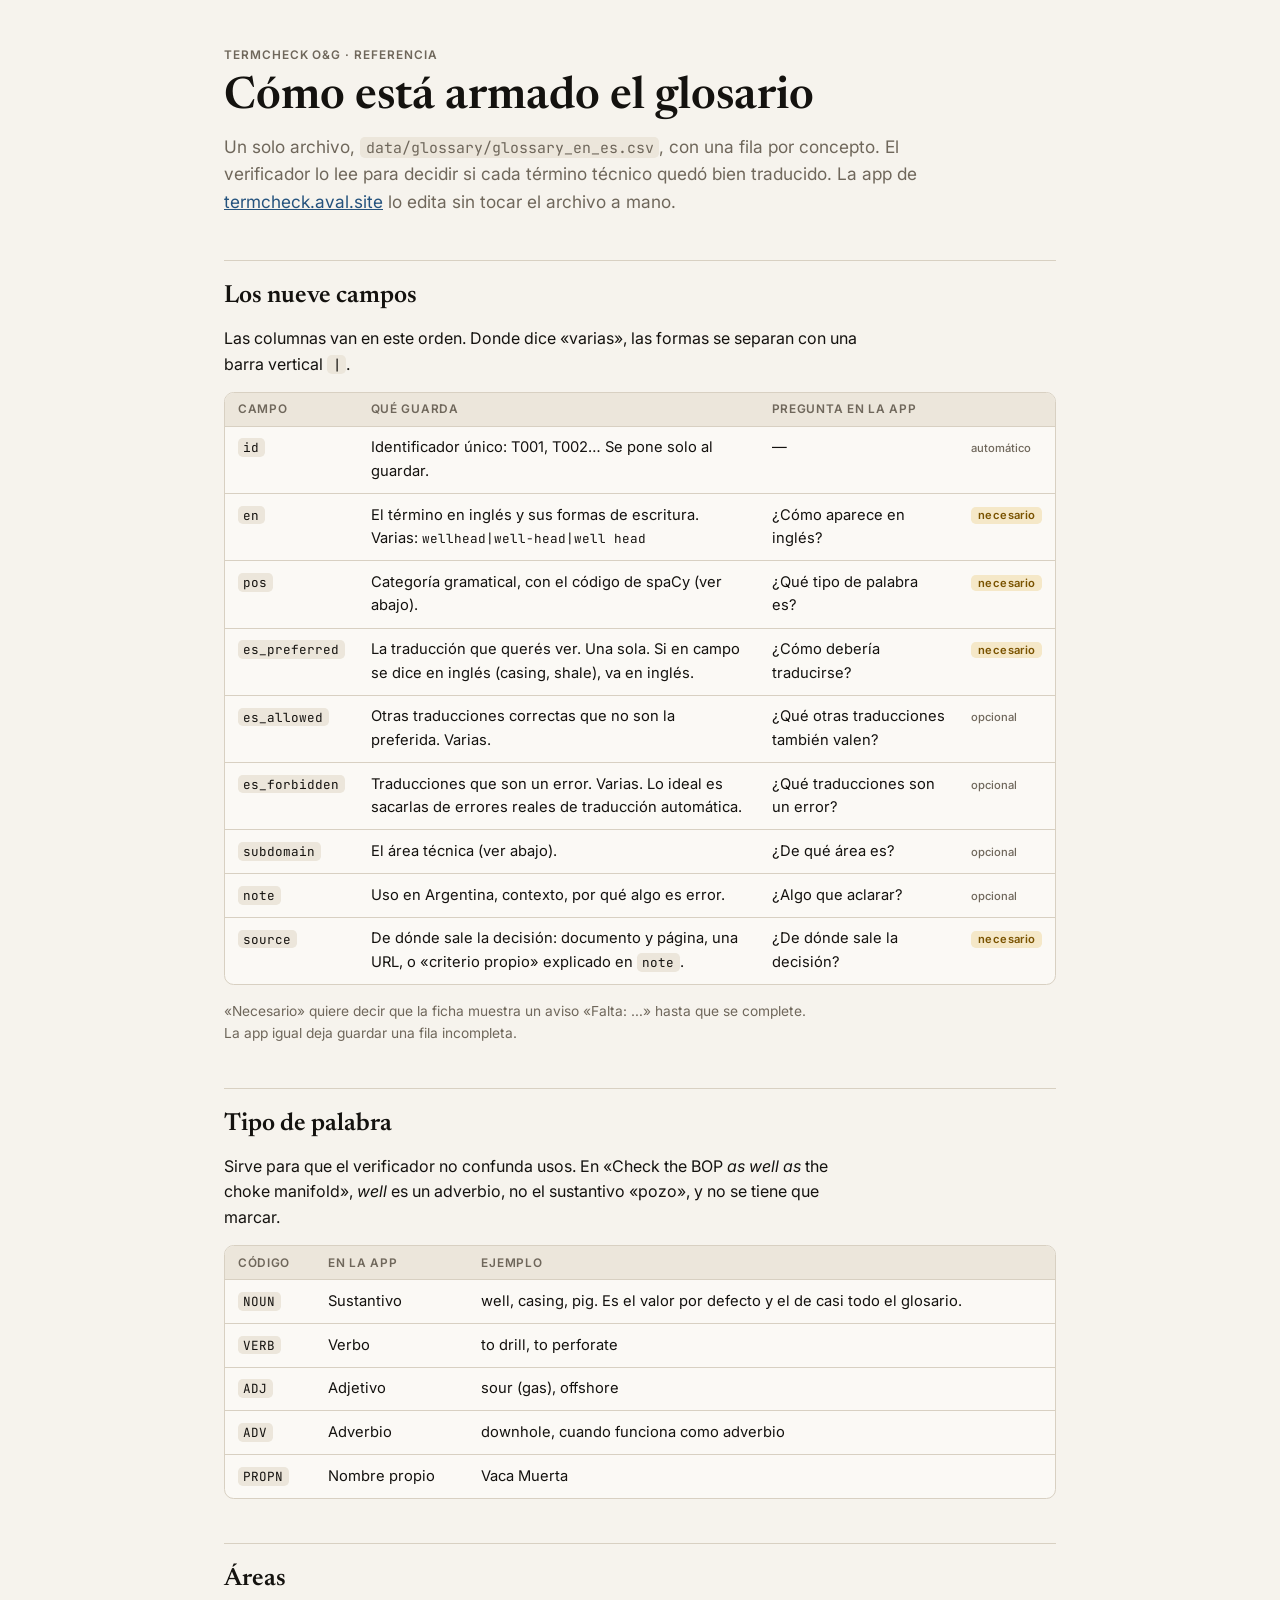
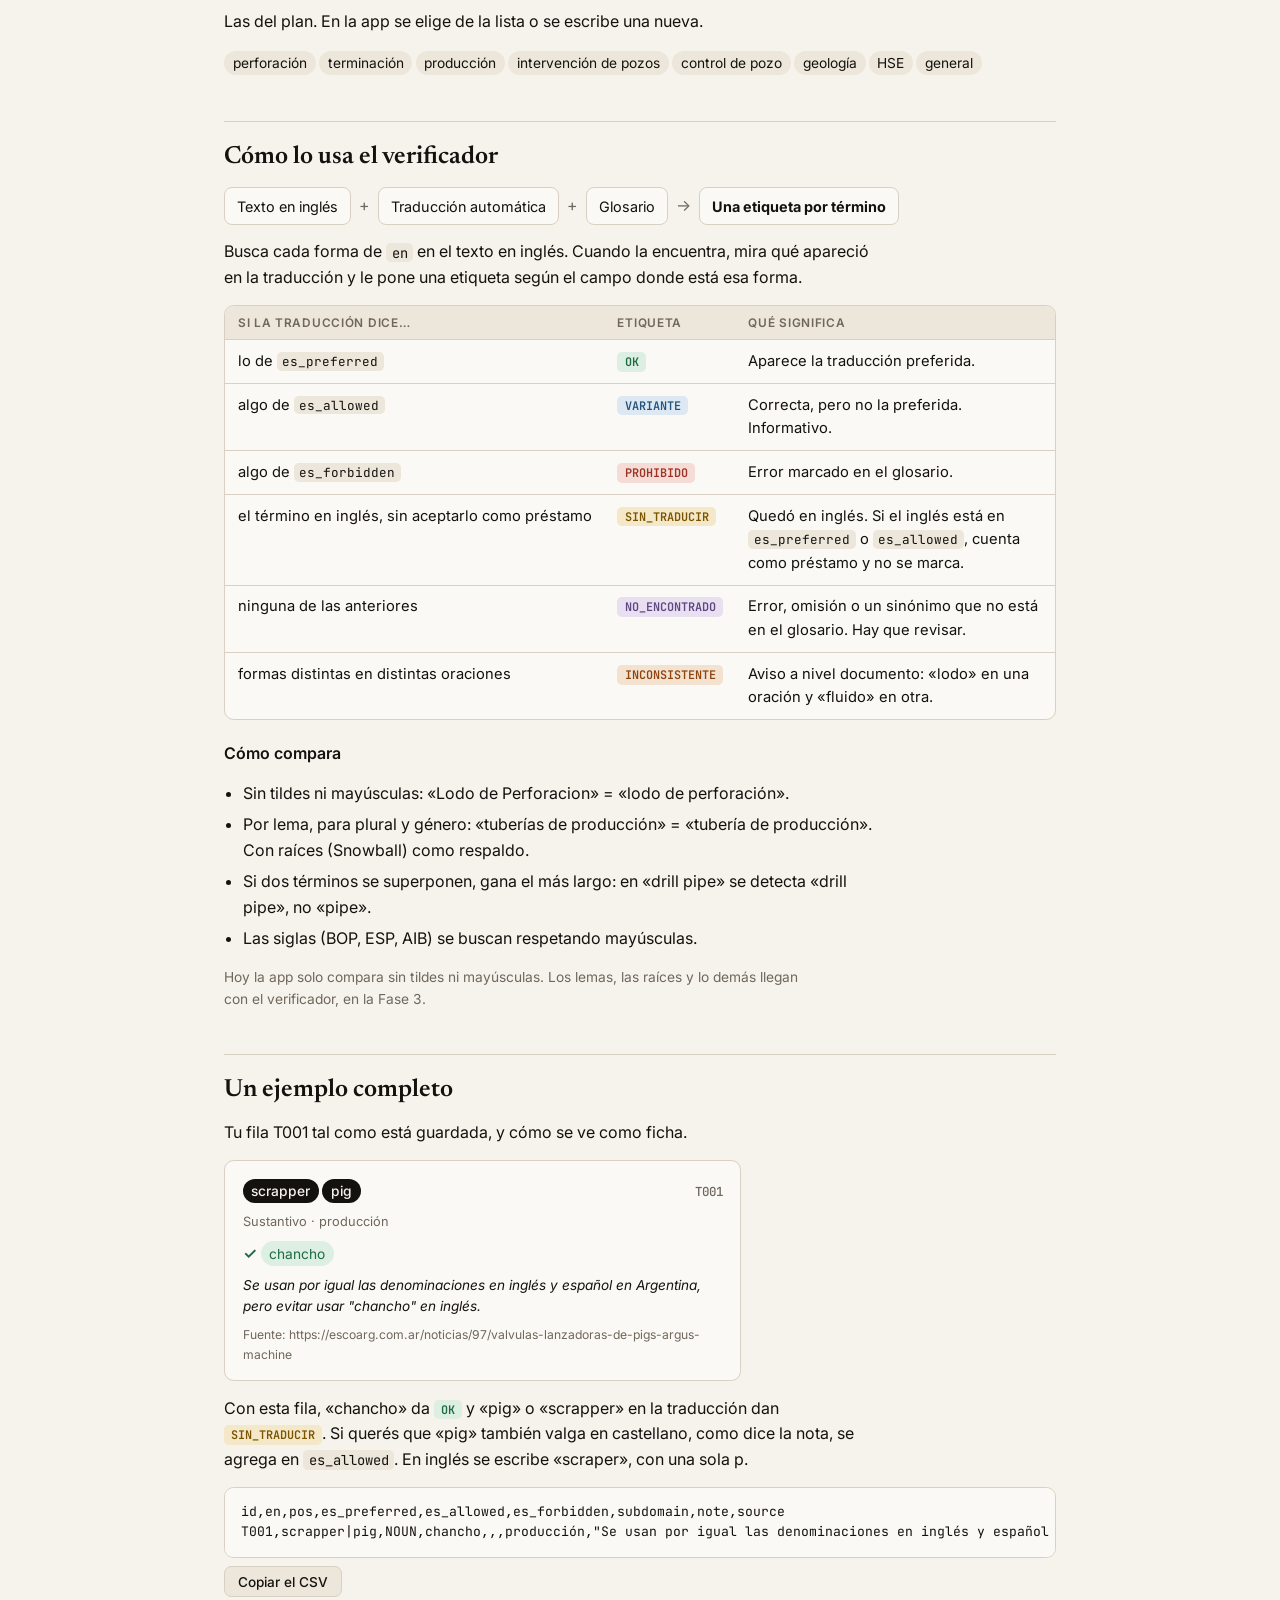
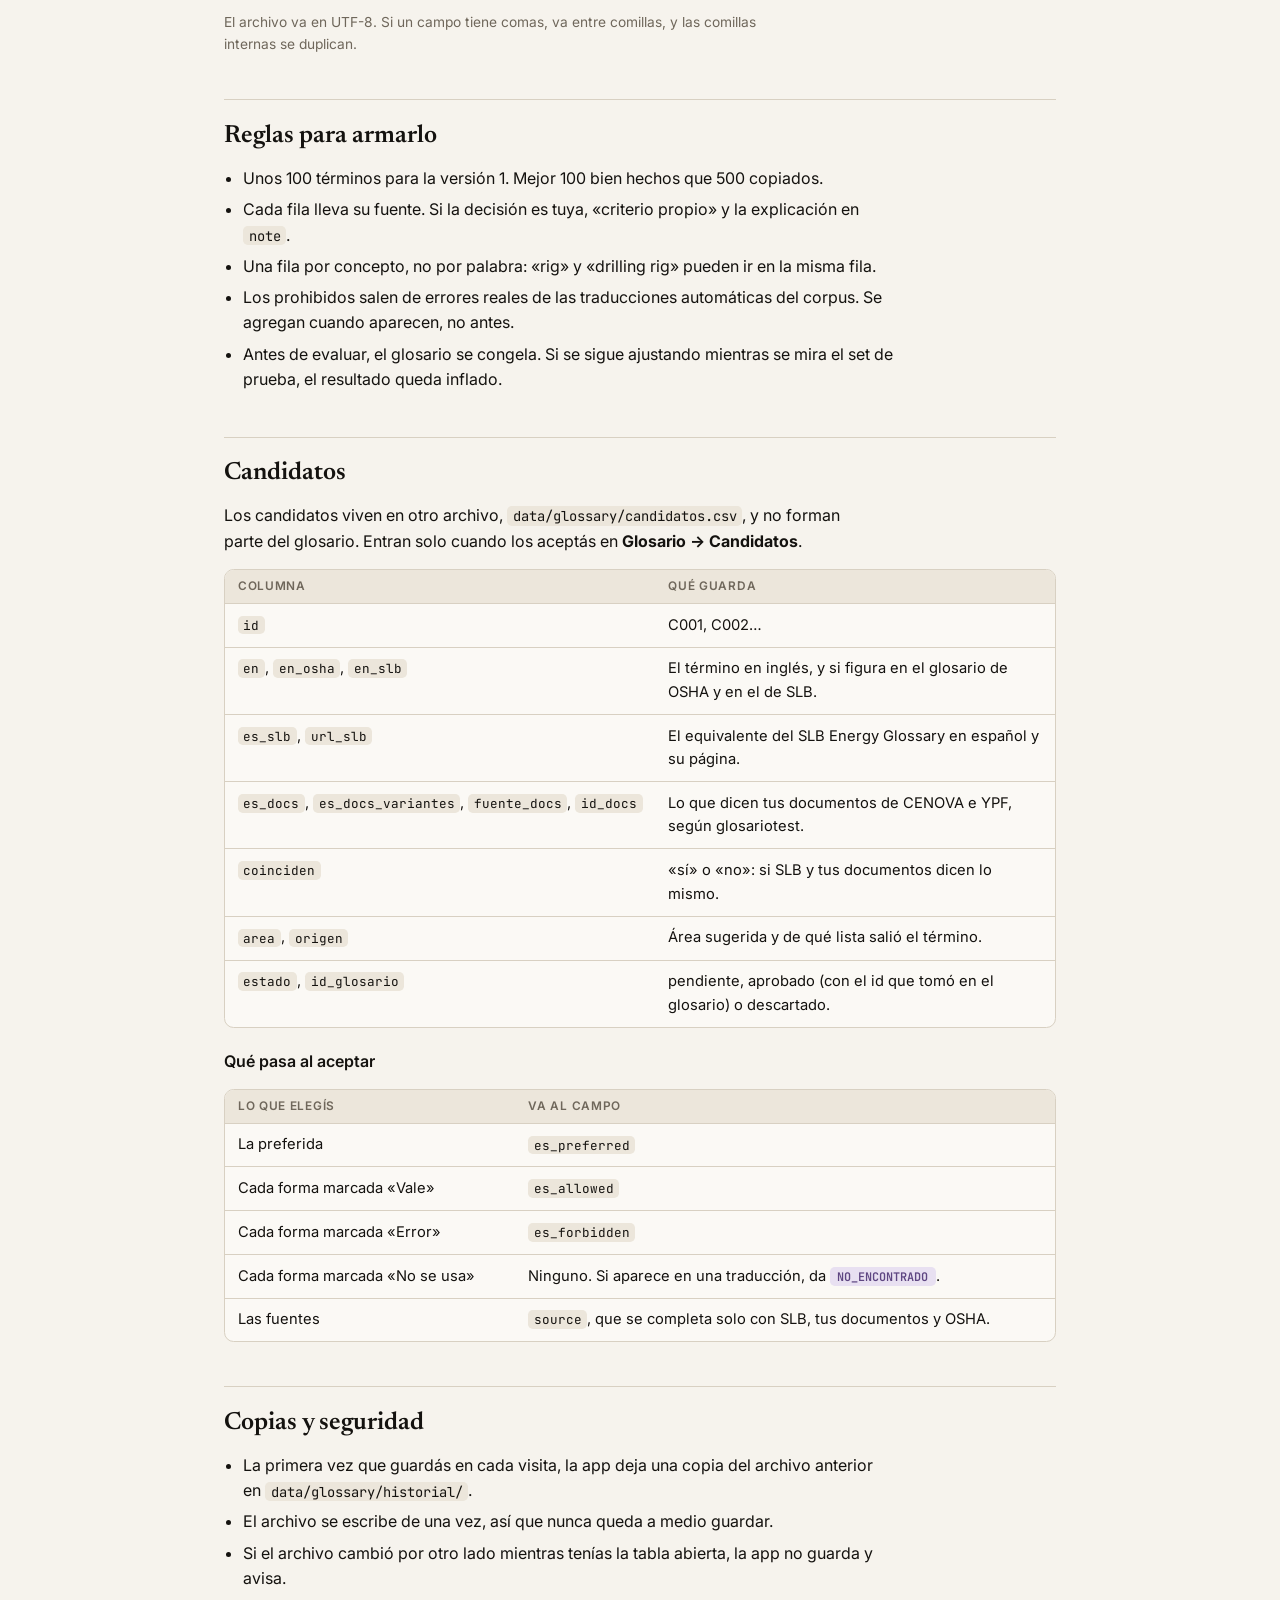
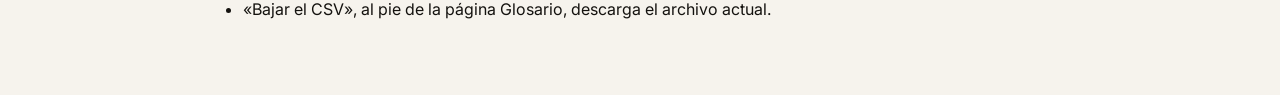
<file: docs/estructura-glosario.html>
<!doctype html><html lang="es" data-theme="light"><head><meta charset="utf-8"><meta name="viewport" content="width=device-width">
<style>@media print{pre{white-space:pre-wrap!important;overflow-wrap:anywhere} main,section,header,.csv{display:block!important} section>*,header>*{margin-bottom:.8rem!important} section{margin-bottom:2rem} ul{display:block!important} li{margin-bottom:.3rem} :root{--bg:#fff!important} .scroll{overflow:visible!important} main{max-width:none!important} body{padding-left:0!important;padding-right:0!important} button{display:none!important} h2{break-after:avoid} .ficha,tr{break-inside:avoid} body{padding-block:0!important}}</style>
<title>Glosario de TermCheck O&amp;G</title>
<meta name="claude:viewport-fit-sides" content="cover">
<link rel="preconnect" href="https://fonts.googleapis.com">
<link rel="preconnect" href="https://fonts.gstatic.com" crossorigin>
<link rel="stylesheet" href="https://fonts.googleapis.com/css2?family=Inter:wght@400;500;600&family=Newsreader:opsz,wght@6..72,500;6..72,600&family=JetBrains+Mono:wght@400;500&display=swap">
<style>
/* Layout: una columna de lectura, como una ficha técnica; tablas con scroll propio. Colores de la app TermCheck. */
:root{
  --bg:#F6F3ED; --panel:#FBF9F5; --soft:#ECE6DB; --line:#D8D0C2; --fg:#14120F; --muted:#6F675B;
  --ok:#1F6B43; --ok-bg:#DCEFE2; --var:#24527D; --var-bg:#DDE8F3; --proh:#9C3324; --proh-bg:#F6DCD6;
  --sin:#7A5300; --sin-bg:#F5E8C8; --no:#5E4682; --no-bg:#E8E0F1; --inc:#8D4510; --inc-bg:#F4E2D1;
  --chip-en:#14120F; --chip-en-fg:#F6F3ED;
  --f-display:"Newsreader",Georgia,"Times New Roman",serif;
  --f-body:"Inter",system-ui,-apple-system,"Segoe UI",sans-serif;
  --f-mono:"JetBrains Mono",ui-monospace,SFMono-Regular,Menlo,monospace;
}
@media (prefers-color-scheme: dark){:root:not([data-theme="light"]){
  --bg:#171512; --panel:#1F1C18; --soft:#2A2621; --line:#3A352E; --fg:#EDE8DF; --muted:#A39A8C;
  --ok:#7FCB9C; --ok-bg:#1E3527; --var:#8DB8E3; --var-bg:#1D2B3A; --proh:#EE9483; --proh-bg:#3D211C;
  --sin:#E3BC63; --sin-bg:#3A2F15; --no:#BCA6E0; --no-bg:#2C2440; --inc:#E7A06A; --inc-bg:#3A2616;
  --chip-en:#EDE8DF; --chip-en-fg:#171512; color-scheme:dark}}
:root[data-theme="dark"]{
  --bg:#171512; --panel:#1F1C18; --soft:#2A2621; --line:#3A352E; --fg:#EDE8DF; --muted:#A39A8C;
  --ok:#7FCB9C; --ok-bg:#1E3527; --var:#8DB8E3; --var-bg:#1D2B3A; --proh:#EE9483; --proh-bg:#3D211C;
  --sin:#E3BC63; --sin-bg:#3A2F15; --no:#BCA6E0; --no-bg:#2C2440; --inc:#E7A06A; --inc-bg:#3A2616;
  --chip-en:#EDE8DF; --chip-en-fg:#171512; color-scheme:dark}

body{background:var(--bg);color:var(--fg);font:16px/1.6 var(--f-body);
  padding-left:max(16px,env(safe-area-inset-left,0px));padding-right:max(16px,env(safe-area-inset-right,0px));padding-block:2.5rem 4rem}
main{max-width:52rem;margin:0 auto;display:grid;gap:2.75rem}
section{display:grid;gap:.9rem;min-width:0}
h1,h2{font-family:var(--f-display);font-weight:600;text-wrap:balance;margin:0;line-height:1.15}
h1{font-size:clamp(2rem,5vw,2.8rem)}
h2{font-size:1.55rem;padding-top:1.4rem;border-top:1px solid var(--line)}
h3{font-size:1rem;font-weight:600;margin:.4rem 0 0}
p{margin:0;max-width:65ch}
.lead{font-size:1.08rem;color:var(--muted)}
.eyebrow{font:600 .74rem var(--f-body);letter-spacing:.08em;text-transform:uppercase;color:var(--muted)}
code,.mono{font-family:var(--f-mono);font-size:.86em}
code{background:var(--soft);padding:.05rem .35rem;border-radius:.3rem}
a{color:var(--var)}
ul{margin:0;padding-left:1.2rem;display:grid;gap:.35rem;max-width:65ch}

.scroll{overflow-x:auto;border:1px solid var(--line);border-radius:.6rem;background:var(--panel)}
table{border-collapse:collapse;width:100%;font-size:.92rem}
th,td{text-align:left;vertical-align:top;padding:.6rem .8rem;border-bottom:1px solid var(--line)}
tr:last-child td{border-bottom:0}
th{font:600 .74rem var(--f-body);letter-spacing:.06em;text-transform:uppercase;color:var(--muted);background:var(--soft)}
td:first-child{white-space:nowrap}
.req{font:600 .7rem var(--f-body);letter-spacing:.04em;color:var(--sin);background:var(--sin-bg);border-radius:.3rem;padding:.08rem .4rem;white-space:nowrap}
.opt{font:500 .7rem var(--f-body);color:var(--muted);white-space:nowrap}

.chip{display:inline-block;padding:.08rem .55rem;margin:.1rem .2rem .1rem 0;border-radius:999px;font-size:.86rem;background:var(--soft);color:var(--fg);white-space:nowrap}
.chip.en{background:var(--chip-en);color:var(--chip-en-fg);font-weight:500}
.tag{display:inline-block;font:600 .74rem var(--f-mono);padding:.12rem .45rem;border-radius:.3rem;white-space:nowrap}
.ok{color:var(--ok);background:var(--ok-bg)} .var{color:var(--var);background:var(--var-bg)}
.proh{color:var(--proh);background:var(--proh-bg)} .sin{color:var(--sin);background:var(--sin-bg)}
.no{color:var(--no);background:var(--no-bg)} .inc{color:var(--inc);background:var(--inc-bg)}
.tach{text-decoration:line-through}

.flujo{display:flex;flex-wrap:wrap;gap:.5rem;align-items:center}
.paso{background:var(--panel);border:1px solid var(--line);border-radius:.5rem;padding:.4rem .75rem;font-size:.9rem}
.flecha{color:var(--muted)}

.ficha{background:var(--panel);border:1px solid var(--line);border-radius:.6rem;padding:1rem 1.1rem;display:grid;gap:.45rem;max-width:30rem}
.ficha .cab{display:flex;justify-content:space-between;gap:.5rem;align-items:baseline}
.ficha .id{font:500 .78rem var(--f-mono);color:var(--muted)}
.ficha .meta{font-size:.8rem;color:var(--muted)}
.ficha .nota{font-size:.85rem;font-style:italic}
.ficha .fte{font-size:.76rem;color:var(--muted);overflow-wrap:anywhere}

.csv{display:grid;gap:.5rem}
pre{margin:0;padding:.9rem 1rem;background:var(--panel);border:1px solid var(--line);border-radius:.6rem;overflow-x:auto;font:400 .82rem/1.55 var(--f-mono)}
button{font:500 .85rem var(--f-body);color:var(--fg);background:var(--soft);border:1px solid var(--line);border-radius:.45rem;padding:.4rem .8rem;cursor:pointer;justify-self:start}
button:hover{border-color:var(--muted)}
button:focus-visible{outline:2px solid var(--var);outline-offset:2px}
.nota-al-pie{font-size:.86rem;color:var(--muted)}
</style>

<main>
<header style="display:grid;gap:.6rem">
  <span class="eyebrow">TermCheck O&amp;G · referencia</span>
  <h1>Cómo está armado el glosario</h1>
  <p class="lead">Un solo archivo, <code>data/glossary/glossary_en_es.csv</code>, con una fila por concepto. El verificador lo lee para decidir si cada término técnico quedó bien traducido. La app de <a href="https://termcheck.aval.site/glosario" target="_blank" rel="noopener">termcheck.aval.site</a> lo edita sin tocar el archivo a mano.</p>
</header>

<section>
  <h2>Los nueve campos</h2>
  <p>Las columnas van en este orden. Donde dice «varias», las formas se separan con una barra vertical <code>|</code>.</p>
  <div class="scroll"><table>
    <thead><tr><th>Campo</th><th>Qué guarda</th><th>Pregunta en la app</th><th></th></tr></thead>
    <tbody>
      <tr><td><code>id</code></td><td>Identificador único: T001, T002… Se pone solo al guardar.</td><td>—</td><td><span class="opt">automático</span></td></tr>
      <tr><td><code>en</code></td><td>El término en inglés y sus formas de escritura. Varias: <span class="mono">wellhead|well-head|well head</span></td><td>¿Cómo aparece en inglés?</td><td><span class="req">necesario</span></td></tr>
      <tr><td><code>pos</code></td><td>Categoría gramatical, con el código de spaCy (ver abajo).</td><td>¿Qué tipo de palabra es?</td><td><span class="req">necesario</span></td></tr>
      <tr><td><code>es_preferred</code></td><td>La traducción que querés ver. Una sola. Si en campo se dice en inglés (casing, shale), va en inglés.</td><td>¿Cómo debería traducirse?</td><td><span class="req">necesario</span></td></tr>
      <tr><td><code>es_allowed</code></td><td>Otras traducciones correctas que no son la preferida. Varias.</td><td>¿Qué otras traducciones también valen?</td><td><span class="opt">opcional</span></td></tr>
      <tr><td><code>es_forbidden</code></td><td>Traducciones que son un error. Varias. Lo ideal es sacarlas de errores reales de traducción automática.</td><td>¿Qué traducciones son un error?</td><td><span class="opt">opcional</span></td></tr>
      <tr><td><code>subdomain</code></td><td>El área técnica (ver abajo).</td><td>¿De qué área es?</td><td><span class="opt">opcional</span></td></tr>
      <tr><td><code>note</code></td><td>Uso en Argentina, contexto, por qué algo es error.</td><td>¿Algo que aclarar?</td><td><span class="opt">opcional</span></td></tr>
      <tr><td><code>source</code></td><td>De dónde sale la decisión: documento y página, una URL, o «criterio propio» explicado en <code>note</code>.</td><td>¿De dónde sale la decisión?</td><td><span class="req">necesario</span></td></tr>
    </tbody>
  </table></div>
  <p class="nota-al-pie">«Necesario» quiere decir que la ficha muestra un aviso «Falta: …» hasta que se complete. La app igual deja guardar una fila incompleta.</p>
</section>

<section>
  <h2>Tipo de palabra</h2>
  <p>Sirve para que el verificador no confunda usos. En «Check the BOP <em>as well as</em> the choke manifold», <em>well</em> es un adverbio, no el sustantivo «pozo», y no se tiene que marcar.</p>
  <div class="scroll"><table>
    <thead><tr><th>Código</th><th>En la app</th><th>Ejemplo</th></tr></thead>
    <tbody>
      <tr><td><code>NOUN</code></td><td>Sustantivo</td><td>well, casing, pig. Es el valor por defecto y el de casi todo el glosario.</td></tr>
      <tr><td><code>VERB</code></td><td>Verbo</td><td>to drill, to perforate</td></tr>
      <tr><td><code>ADJ</code></td><td>Adjetivo</td><td>sour (gas), offshore</td></tr>
      <tr><td><code>ADV</code></td><td>Adverbio</td><td>downhole, cuando funciona como adverbio</td></tr>
      <tr><td><code>PROPN</code></td><td>Nombre propio</td><td>Vaca Muerta</td></tr>
    </tbody>
  </table></div>
</section>

<section>
  <h2>Áreas</h2>
  <p>Las del plan. En la app se elige de la lista o se escribe una nueva.</p>
  <div><span class="chip">perforación</span><span class="chip">terminación</span><span class="chip">producción</span><span class="chip">intervención de pozos</span><span class="chip">control de pozo</span><span class="chip">geología</span><span class="chip">HSE</span><span class="chip">general</span></div>
</section>

<section>
  <h2>Cómo lo usa el verificador</h2>
  <div class="flujo">
    <span class="paso">Texto en inglés</span><span class="flecha">+</span>
    <span class="paso">Traducción automática</span><span class="flecha">+</span>
    <span class="paso">Glosario</span><span class="flecha">→</span>
    <span class="paso"><b>Una etiqueta por término</b></span>
  </div>
  <p>Busca cada forma de <code>en</code> en el texto en inglés. Cuando la encuentra, mira qué apareció en la traducción y le pone una etiqueta según el campo donde está esa forma.</p>
  <div class="scroll"><table>
    <thead><tr><th>Si la traducción dice…</th><th>Etiqueta</th><th>Qué significa</th></tr></thead>
    <tbody>
      <tr><td>lo de <code>es_preferred</code></td><td><span class="tag ok">OK</span></td><td>Aparece la traducción preferida.</td></tr>
      <tr><td>algo de <code>es_allowed</code></td><td><span class="tag var">VARIANTE</span></td><td>Correcta, pero no la preferida. Informativo.</td></tr>
      <tr><td>algo de <code>es_forbidden</code></td><td><span class="tag proh">PROHIBIDO</span></td><td>Error marcado en el glosario.</td></tr>
      <tr><td>el término en inglés, sin aceptarlo como préstamo</td><td><span class="tag sin">SIN_TRADUCIR</span></td><td>Quedó en inglés. Si el inglés está en <code>es_preferred</code> o <code>es_allowed</code>, cuenta como préstamo y no se marca.</td></tr>
      <tr><td>ninguna de las anteriores</td><td><span class="tag no">NO_ENCONTRADO</span></td><td>Error, omisión o un sinónimo que no está en el glosario. Hay que revisar.</td></tr>
      <tr><td>formas distintas en distintas oraciones</td><td><span class="tag inc">INCONSISTENTE</span></td><td>Aviso a nivel documento: «lodo» en una oración y «fluido» en otra.</td></tr>
    </tbody>
  </table></div>
  <h3>Cómo compara</h3>
  <ul>
    <li>Sin tildes ni mayúsculas: «Lodo de Perforacion» = «lodo de perforación».</li>
    <li>Por lema, para plural y género: «tuberías de producción» = «tubería de producción». Con raíces (Snowball) como respaldo.</li>
    <li>Si dos términos se superponen, gana el más largo: en «drill pipe» se detecta «drill pipe», no «pipe».</li>
    <li>Las siglas (BOP, ESP, AIB) se buscan respetando mayúsculas.</li>
  </ul>
  <p class="nota-al-pie">Hoy la app solo compara sin tildes ni mayúsculas. Los lemas, las raíces y lo demás llegan con el verificador, en la Fase 3.</p>
</section>

<section>
  <h2>Un ejemplo completo</h2>
  <p>Tu fila T001 tal como está guardada, y cómo se ve como ficha.</p>
  <div class="ficha">
    <div class="cab"><div><span class="chip en">scrapper</span><span class="chip en">pig</span></div><span class="id">T001</span></div>
    <div class="meta">Sustantivo · producción</div>
    <div><span style="color:var(--ok);font-weight:600">✓</span> <span class="chip ok">chancho</span></div>
    <div class="nota">Se usan por igual las denominaciones en inglés y español en Argentina, pero evitar usar "chancho" en inglés.</div>
    <div class="fte">Fuente: https://escoarg.com.ar/noticias/97/valvulas-lanzadoras-de-pigs-argus-machine</div>
  </div>
  <p>Con esta fila, «chancho» da <span class="tag ok">OK</span> y «pig» o «scrapper» en la traducción dan <span class="tag sin">SIN_TRADUCIR</span>. Si querés que «pig» también valga en castellano, como dice la nota, se agrega en <code>es_allowed</code>. En inglés se escribe «scraper», con una sola p.</p>
  <div class="csv">
    <pre id="csv">id,en,pos,es_preferred,es_allowed,es_forbidden,subdomain,note,source
T001,scrapper|pig,NOUN,chancho,,,producción,"Se usan por igual las denominaciones en inglés y español en Argentina, pero evitar usar ""chancho"" en inglés.",https://escoarg.com.ar/noticias/97/valvulas-lanzadoras-de-pigs-argus-machine</pre>
    <button id="copiar" type="button">Copiar el CSV</button>
  </div>
  <p class="nota-al-pie">El archivo va en UTF-8. Si un campo tiene comas, va entre comillas, y las comillas internas se duplican.</p>
</section>

<section>
  <h2>Reglas para armarlo</h2>
  <ul>
    <li>Unos 100 términos para la versión 1. Mejor 100 bien hechos que 500 copiados.</li>
    <li>Cada fila lleva su fuente. Si la decisión es tuya, «criterio propio» y la explicación en <code>note</code>.</li>
    <li>Una fila por concepto, no por palabra: «rig» y «drilling rig» pueden ir en la misma fila.</li>
    <li>Los prohibidos salen de errores reales de las traducciones automáticas del corpus. Se agregan cuando aparecen, no antes.</li>
    <li>Antes de evaluar, el glosario se congela. Si se sigue ajustando mientras se mira el set de prueba, el resultado queda inflado.</li>
  </ul>
</section>

<section>
  <h2>Candidatos</h2>
  <p>Los candidatos viven en otro archivo, <code>data/glossary/candidatos.csv</code>, y no forman parte del glosario. Entran solo cuando los aceptás en <b>Glosario → Candidatos</b>.</p>
  <div class="scroll"><table>
    <thead><tr><th>Columna</th><th>Qué guarda</th></tr></thead>
    <tbody>
      <tr><td><code>id</code></td><td>C001, C002…</td></tr>
      <tr><td><code>en</code>, <code>en_osha</code>, <code>en_slb</code></td><td>El término en inglés, y si figura en el glosario de OSHA y en el de SLB.</td></tr>
      <tr><td><code>es_slb</code>, <code>url_slb</code></td><td>El equivalente del SLB Energy Glossary en español y su página.</td></tr>
      <tr><td><code>es_docs</code>, <code>es_docs_variantes</code>, <code>fuente_docs</code>, <code>id_docs</code></td><td>Lo que dicen tus documentos de CENOVA e YPF, según glosariotest.</td></tr>
      <tr><td><code>coinciden</code></td><td>«sí» o «no»: si SLB y tus documentos dicen lo mismo.</td></tr>
      <tr><td><code>area</code>, <code>origen</code></td><td>Área sugerida y de qué lista salió el término.</td></tr>
      <tr><td><code>estado</code>, <code>id_glosario</code></td><td>pendiente, aprobado (con el id que tomó en el glosario) o descartado.</td></tr>
    </tbody>
  </table></div>
  <h3>Qué pasa al aceptar</h3>
  <div class="scroll"><table>
    <thead><tr><th>Lo que elegís</th><th>Va al campo</th></tr></thead>
    <tbody>
      <tr><td>La preferida</td><td><code>es_preferred</code></td></tr>
      <tr><td>Cada forma marcada «Vale»</td><td><code>es_allowed</code></td></tr>
      <tr><td>Cada forma marcada «Error»</td><td><code>es_forbidden</code></td></tr>
      <tr><td>Cada forma marcada «No se usa»</td><td>Ninguno. Si aparece en una traducción, da <span class="tag no">NO_ENCONTRADO</span>.</td></tr>
      <tr><td>Las fuentes</td><td><code>source</code>, que se completa solo con SLB, tus documentos y OSHA.</td></tr>
    </tbody>
  </table></div>
</section>

<section>
  <h2>Copias y seguridad</h2>
  <ul>
    <li>La primera vez que guardás en cada visita, la app deja una copia del archivo anterior en <code>data/glossary/historial/</code>.</li>
    <li>El archivo se escribe de una vez, así que nunca queda a medio guardar.</li>
    <li>Si el archivo cambió por otro lado mientras tenías la tabla abierta, la app no guarda y avisa.</li>
    <li>«Bajar el CSV», al pie de la página Glosario, descarga el archivo actual.</li>
  </ul>
</section>
</main>

<script>
document.getElementById("copiar").addEventListener("click", function () {
  var boton = this, texto = document.getElementById("csv").textContent;
  function seleccionar() {
    var r = document.createRange(); r.selectNodeContents(document.getElementById("csv"));
    var s = window.getSelection(); s.removeAllRanges(); s.addRange(r);
    boton.textContent = "Seleccionado: Ctrl+C para copiar";
  }
  try {
    navigator.clipboard.writeText(texto).then(function () { boton.textContent = "Copiado"; }, seleccionar);
  } catch (e) { seleccionar(); }
});
</script>
</html>
</file>
